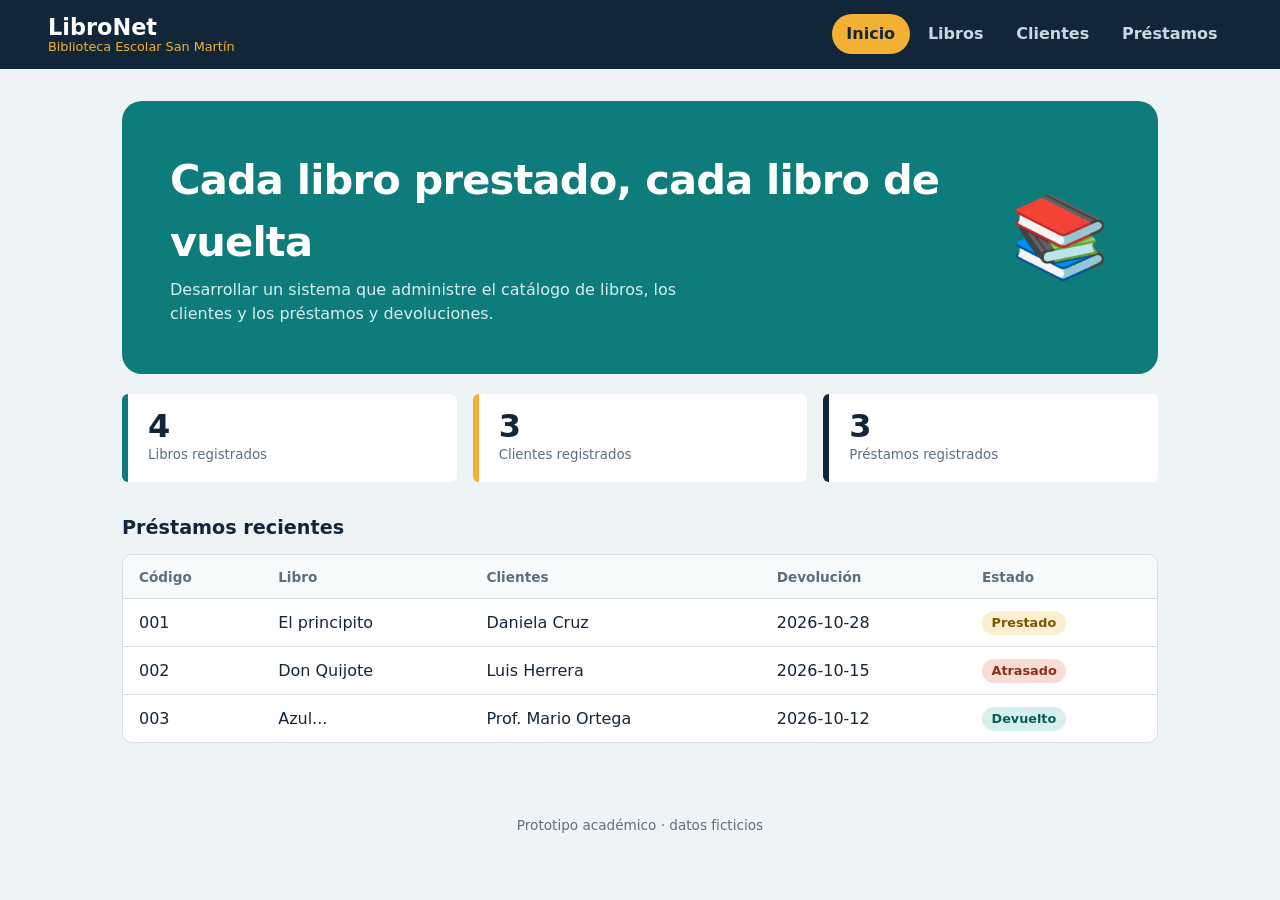
<file: index.html>
<!DOCTYPE html>
<html lang="es">
<head>
<meta charset="UTF-8">
<meta name="viewport" content="width=device-width, initial-scale=1">
<title>Inicio – LibroNet</title>
<link rel="stylesheet" href="css/styles.css">
</head>
<body>
<header class="topbar">
<a class="brand" href="index.html">LibroNet<span>Biblioteca Escolar San Martín</span></a>
<nav class="menu" aria-label="Menú principal"><a href="index.html" class="activo">Inicio</a><a href="libros.html">Libros</a><a href="socios.html">Clientes</a><a href="prestamos.html">Préstamos</a></nav>
</header>
<main>
<section class="hero"><div><h1>Cada libro prestado, cada libro de vuelta</h1><p>Desarrollar un sistema que administre el catálogo de libros, los clientes y los préstamos y devoluciones.</p></div><div class="patas" aria-hidden="true">📚</div></section>
<div class="stats"><div class="stat"><b>4</b><small>Libros registrados</small></div><div class="stat"><b>3</b><small>Clientes registrados</small></div><div class="stat"><b>3</b><small>Préstamos registrados</small></div></div>
<h2>Préstamos recientes</h2>
<div class="tablewrap"><table><thead><tr><th>Código</th><th>Libro</th><th>Clientes</th><th>Devolución</th><th>Estado</th></tr></thead>
<tbody>
<tr><td>001</td><td>El principito</td><td>Daniela Cruz</td><td>2026-10-28</td><td><span class="badge b-warn">Prestado</span></td></tr>
<tr><td>002</td><td>Don Quijote</td><td>Luis Herrera</td><td>2026-10-15</td><td><span class="badge b-bad">Atrasado</span></td></tr>
<tr><td>003</td><td>Azul...</td><td>Prof. Mario Ortega</td><td>2026-10-12</td><td><span class="badge b-ok">Devuelto</span></td></tr>
</tbody></table></div>
</main>
<footer class="footer">Prototipo académico · datos ficticios</footer>
</body>
</html>
</file>
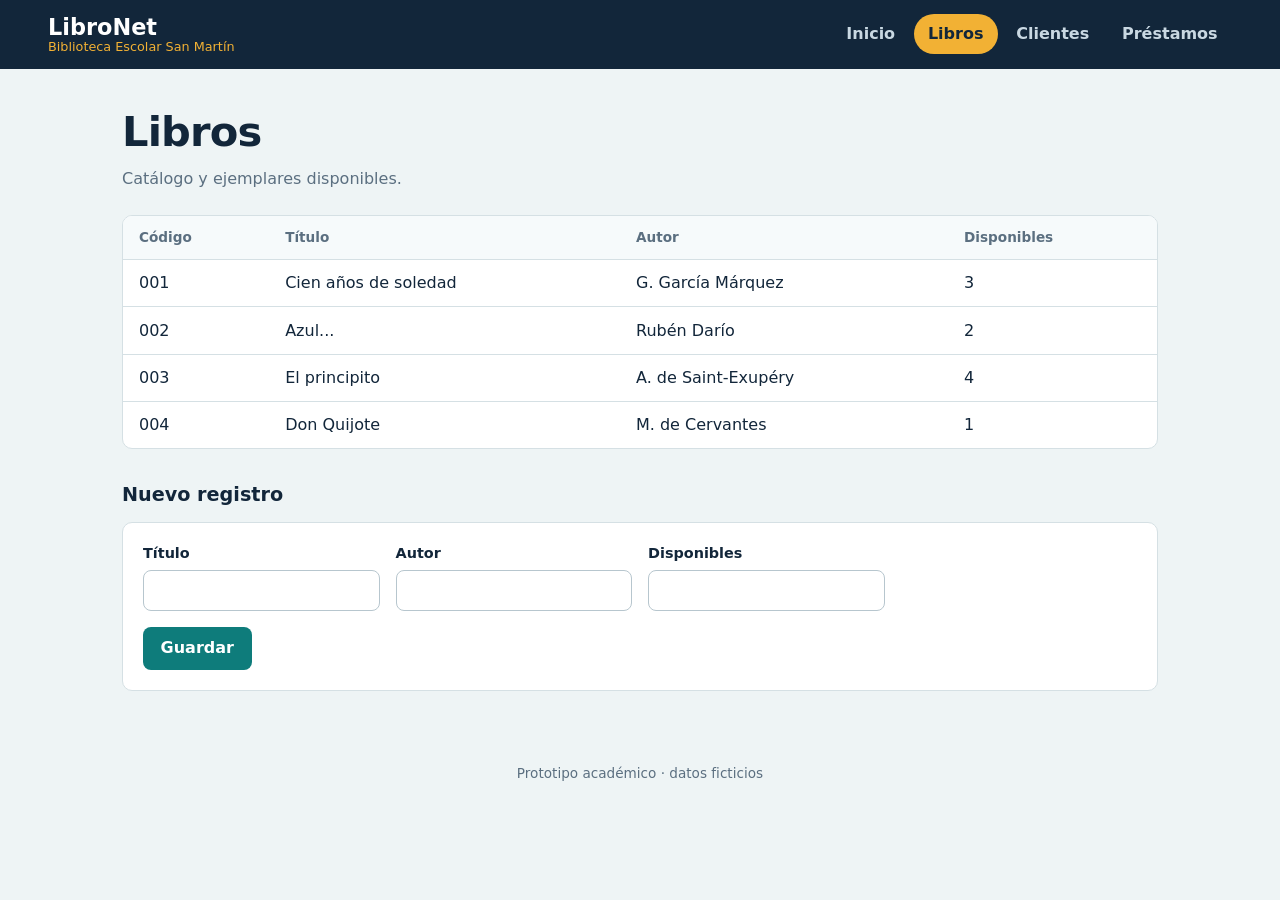
<file: libros.html>
<!DOCTYPE html>
<html lang="es">
<head>
<meta charset="UTF-8">
<meta name="viewport" content="width=device-width, initial-scale=1">
<title>Libros – LibroNet</title>
<link rel="stylesheet" href="css/styles.css">
</head>
<body>
<header class="topbar">
<a class="brand" href="index.html">LibroNet<span>Biblioteca Escolar San Martín</span></a>
<nav class="menu" aria-label="Menú principal"><a href="index.html">Inicio</a><a href="libros.html" class="activo">Libros</a><a href="socios.html">Clientes</a><a href="prestamos.html">Préstamos</a></nav>
</header>
<main>
<h1>Libros</h1>
<p class="sub">Catálogo y ejemplares disponibles.</p>
<div class="tablewrap"><table><thead><tr><th>Código</th><th>Título</th><th>Autor</th><th>Disponibles</th></tr></thead>
<tbody>
<tr><td>001</td><td>Cien años de soledad</td><td>G. García Márquez</td><td>3</td></tr>
<tr><td>002</td><td>Azul...</td><td>Rubén Darío</td><td>2</td></tr>
<tr><td>003</td><td>El principito</td><td>A. de Saint-Exupéry</td><td>4</td></tr>
<tr><td>004</td><td>Don Quijote</td><td>M. de Cervantes</td><td>1</td></tr>
</tbody></table></div>
<h2>Nuevo registro</h2>
<form class="card" action="libros.html">
<label>Título <input type="text" name="título"></label>
<label>Autor <input type="text" name="autor"></label>
<label>Disponibles <input type="text" name="disponibles"></label>
<div class="full"><button type="submit">Guardar</button></div>
</form>
</main>
<footer class="footer">Prototipo académico · datos ficticios</footer>
</body>
</html>
</file>
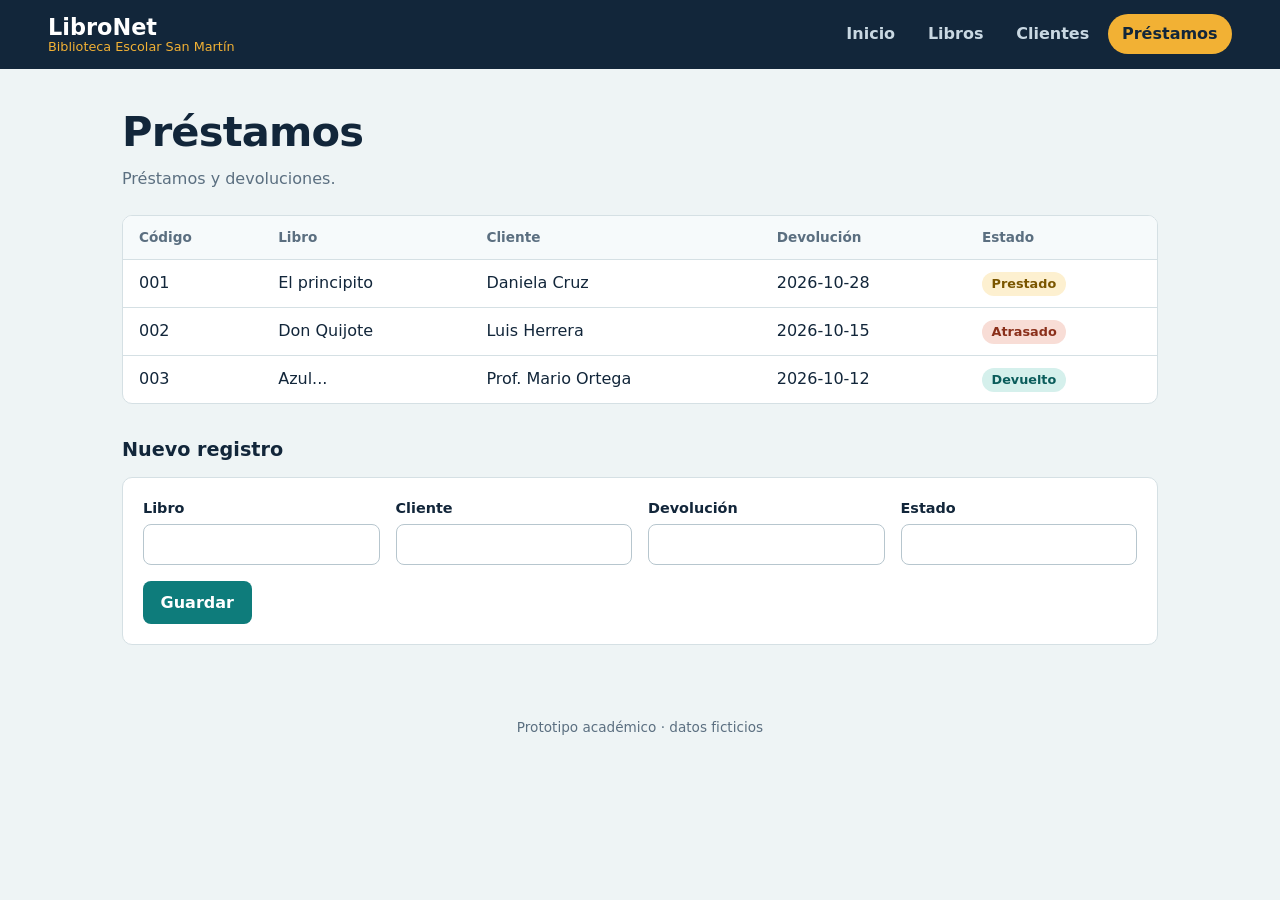
<file: prestamos.html>
<!DOCTYPE html>
<html lang="es">
<head>
<meta charset="UTF-8">
<meta name="viewport" content="width=device-width, initial-scale=1">
<title>Préstamos – LibroNet</title>
<link rel="stylesheet" href="css/styles.css">
</head>
<body>
<header class="topbar">
<a class="brand" href="index.html">LibroNet<span>Biblioteca Escolar San Martín</span></a>
<nav class="menu" aria-label="Menú principal"><a href="index.html">Inicio</a><a href="libros.html">Libros</a><a href="socios.html">Clientes</a><a href="prestamos.html" class="activo">Préstamos</a></nav>
</header>
<main>
<h1>Préstamos</h1>
<p class="sub">Préstamos y devoluciones.</p>
<div class="tablewrap"><table><thead><tr><th>Código</th><th>Libro</th><th>Cliente</th><th>Devolución</th><th>Estado</th></tr></thead>
<tbody>
<tr><td>001</td><td>El principito</td><td>Daniela Cruz</td><td>2026-10-28</td><td><span class="badge b-warn">Prestado</span></td></tr>
<tr><td>002</td><td>Don Quijote</td><td>Luis Herrera</td><td>2026-10-15</td><td><span class="badge b-bad">Atrasado</span></td></tr>
<tr><td>003</td><td>Azul...</td><td>Prof. Mario Ortega</td><td>2026-10-12</td><td><span class="badge b-ok">Devuelto</span></td></tr>
</tbody></table></div>
<h2>Nuevo registro</h2>
<form class="card" action="prestamos.html">
<label>Libro <input type="text" name="libro"></label>
<label>Cliente <input type="text" name="Cliente"></label>
<label>Devolución <input type="text" name="devolución"></label>
<label>Estado <input type="text" name="estado"></label>
<div class="full"><button type="submit">Guardar</button></div>
</form>
</main>
<footer class="footer">Prototipo académico · datos ficticios</footer>
</body>
</html>
</file>
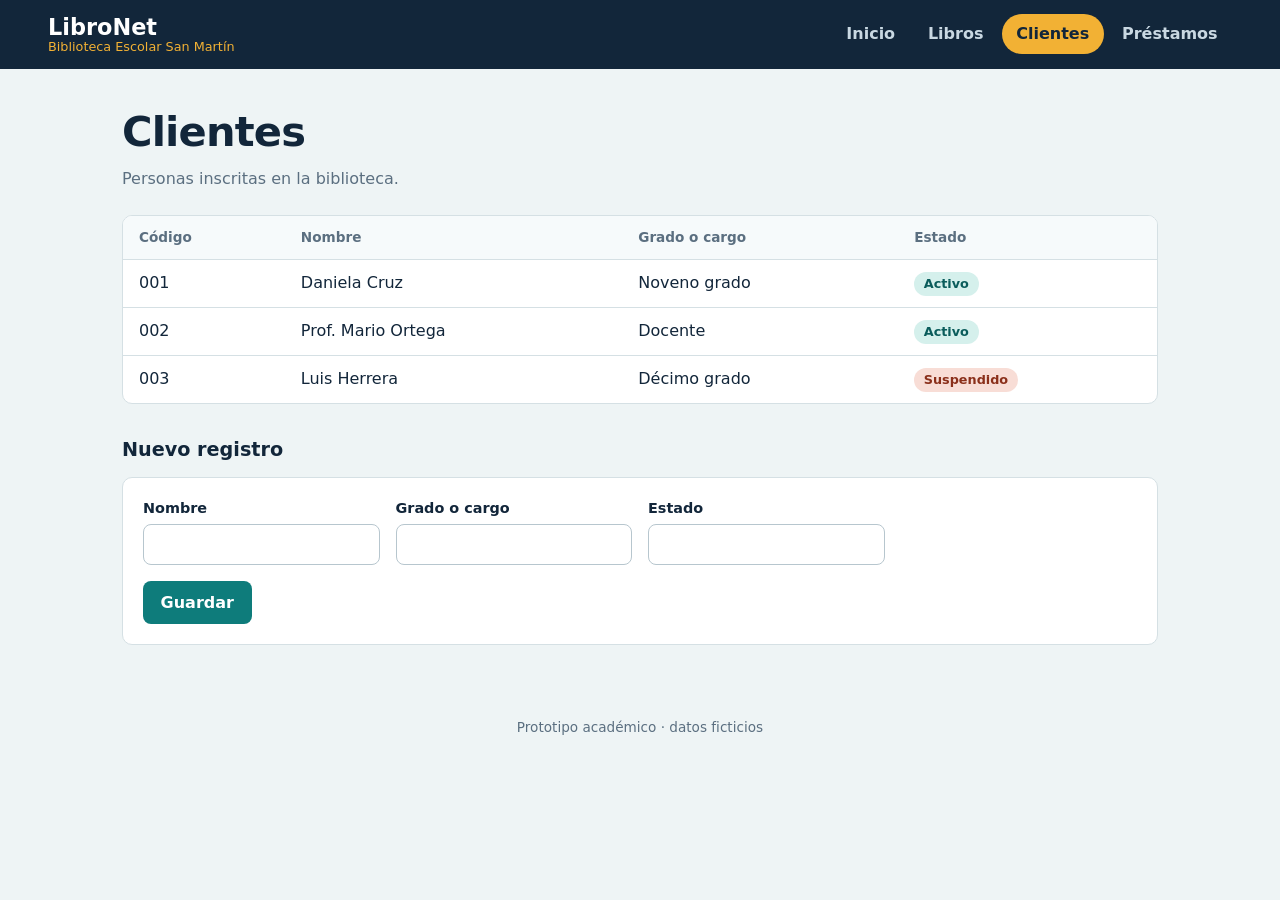
<file: socios.html>
<!DOCTYPE html>
<html lang="es">
<head>
<meta charset="UTF-8">
<meta name="viewport" content="width=device-width, initial-scale=1">
<title>Clientes – LibroNet</title>
<link rel="stylesheet" href="css/styles.css">
</head>
<body>
<header class="topbar">
<a class="brand" href="index.html">LibroNet<span>Biblioteca Escolar San Martín</span></a>
<nav class="menu" aria-label="Menú principal"><a href="index.html">Inicio</a><a href="libros.html">Libros</a><a href="Clientes.html" class="activo">Clientes</a><a href="prestamos.html">Préstamos</a></nav>
</header>
<main>
<h1>Clientes</h1>
<p class="sub">Personas inscritas en la biblioteca.</p>
<div class="tablewrap"><table><thead><tr><th>Código</th><th>Nombre</th><th>Grado o cargo</th><th>Estado</th></tr></thead>
<tbody>
<tr><td>001</td><td>Daniela Cruz</td><td>Noveno grado</td><td><span class="badge b-ok">Activo</span></td></tr>
<tr><td>002</td><td>Prof. Mario Ortega</td><td>Docente</td><td><span class="badge b-ok">Activo</span></td></tr>
<tr><td>003</td><td>Luis Herrera</td><td>Décimo grado</td><td><span class="badge b-bad">Suspendido</span></td></tr>
</tbody></table></div>
<h2>Nuevo registro</h2>
<form class="card" action="Clientes.html">
<label>Nombre <input type="text" name="nombre"></label>
<label>Grado o cargo <input type="text" name="grado o cargo"></label>
<label>Estado <input type="text" name="estado"></label>
<div class="full"><button type="submit">Guardar</button></div>
</form>
</main>
<footer class="footer">Prototipo académico · datos ficticios</footer>
</body>
</html>
</file>
<file: css/styles.css>
:root{
  --fondo:#EEF4F5; --tinta:#12263A; --suave:#5B6F80; --linea:#D5E0E4;
  --primario:#0E7C7B; --primario-osc:#0A5C5B; --acento:#F2B134; --peligro:#C8553D; --blanco:#fff;
}
*{box-sizing:border-box}
body{margin:0;font-family:system-ui,"Segoe UI",Arial,sans-serif;background:var(--fondo);color:var(--tinta);line-height:1.5}
a{color:inherit}
.topbar{background:var(--tinta);color:#fff;display:flex;flex-wrap:wrap;align-items:center;justify-content:space-between;gap:.5rem 2rem;padding:.9rem clamp(1rem,4vw,3rem)}
.brand{font-weight:800;font-size:1.4rem;text-decoration:none;display:flex;flex-direction:column;line-height:1.1}
.brand span{font-weight:500;font-size:.8rem;color:var(--acento)}
.menu{display:flex;gap:.25rem;flex-wrap:wrap}
.menu a{text-decoration:none;padding:.5rem .9rem;border-radius:999px;font-weight:600;color:#C9D8E2}
.menu a:hover{background:rgba(255,255,255,.1);color:#fff}
.menu a.activo{background:var(--acento);color:var(--tinta)}
a:focus-visible,button:focus-visible,input:focus-visible,select:focus-visible{outline:3px solid var(--acento);outline-offset:2px}
main{max-width:1100px;margin:0 auto;padding:2rem clamp(1rem,4vw,2rem) 3rem}
h1{font-size:clamp(1.8rem,4vw,2.6rem);margin:0 0 .25rem;font-weight:800;letter-spacing:-.02em}
h2{font-size:1.2rem;margin:2rem 0 .75rem}
.sub{color:var(--suave);margin:0 0 1.5rem;max-width:60ch}
.hero{background:var(--primario);color:#fff;border-radius:20px;padding:clamp(1.5rem,4vw,3rem);display:grid;gap:1.5rem;grid-template-columns:1fr auto;align-items:center}
.hero h1{color:#fff}
.hero p{margin:0;max-width:52ch;color:#D6F0EE}
.hero .patas{font-size:5rem;line-height:1}
@media(max-width:640px){.hero{grid-template-columns:1fr}.hero .patas{display:none}}
.stats{display:grid;grid-template-columns:repeat(auto-fit,minmax(160px,1fr));gap:1rem;margin-top:1.25rem}
.stat{background:var(--blanco);border-left:6px solid var(--primario);padding:1rem 1.25rem;border-radius:6px}
.stat:nth-child(2){border-color:var(--acento)}.stat:nth-child(3){border-color:var(--tinta)}.stat:nth-child(4){border-color:var(--peligro)}
.stat b{display:block;font-size:2rem;line-height:1}
.stat small{color:var(--suave)}
.tablewrap{overflow-x:auto;background:var(--blanco);border-radius:10px;border:1px solid var(--linea)}
table{width:100%;border-collapse:collapse;min-width:560px}
th,td{text-align:left;padding:.7rem 1rem;border-bottom:1px solid var(--linea)}
th{background:#F6FAFB;font-size:.85rem;color:var(--suave);font-weight:600}
tr:last-child td{border-bottom:0}
.badge{display:inline-block;padding:.15rem .6rem;border-radius:999px;font-size:.8rem;font-weight:700}
.b-pendiente{background:#FDF0D0;color:#7A5600}.b-confirmada{background:#D5F0EC;color:#0A5C5B}
.b-atendida{background:#E3E8EE;color:#34495C}.b-cancelada{background:#F8DDD6;color:#8A2F1A}
.toolbar{display:flex;flex-wrap:wrap;gap:.75rem;margin-bottom:1rem;align-items:center}
button,.btn{font:inherit;font-weight:700;border:0;border-radius:8px;padding:.6rem 1.1rem;cursor:pointer;background:var(--primario);color:#fff}
button:hover{background:var(--primario-osc)}
button.sec{background:transparent;color:var(--primario);border:2px solid var(--primario);padding:.25rem .7rem;font-size:.85rem}
button.sec:hover{background:var(--primario);color:#fff}
button.danger{color:var(--peligro);border-color:var(--peligro)}
button.danger:hover{background:var(--peligro);color:#fff}
form.card{background:var(--blanco);border:1px solid var(--linea);border-radius:10px;padding:1.25rem;display:grid;grid-template-columns:repeat(auto-fit,minmax(200px,1fr));gap:1rem}
label{display:flex;flex-direction:column;gap:.3rem;font-weight:600;font-size:.9rem}
input,select{font:inherit;padding:.55rem .7rem;border:1px solid #B7C6CE;border-radius:8px;background:#fff}
form.card .full{grid-column:1/-1}
.cards{display:grid;grid-template-columns:repeat(auto-fill,minmax(230px,1fr));gap:1rem}
.vet{background:var(--blanco);border:1px solid var(--linea);border-radius:10px;padding:1.25rem}
.vet h3{margin:0}.vet p{margin:.2rem 0;color:var(--suave)}
.empty{padding:1.5rem;color:var(--suave)}


.footer{text-align:center;color:var(--suave);font-size:.85rem;padding:1.5rem}

.badge{background:#E3E8EE;color:#34495C}.b-ok{background:#D5F0EC;color:#0A5C5B}.b-warn{background:#FDF0D0;color:#7A5600}.b-bad{background:#F8DDD6;color:#8A2F1A}
button{font:inherit;font-weight:700;border:0;border-radius:8px;padding:.6rem 1.1rem;cursor:pointer;background:var(--primario);color:#fff}
</file>
